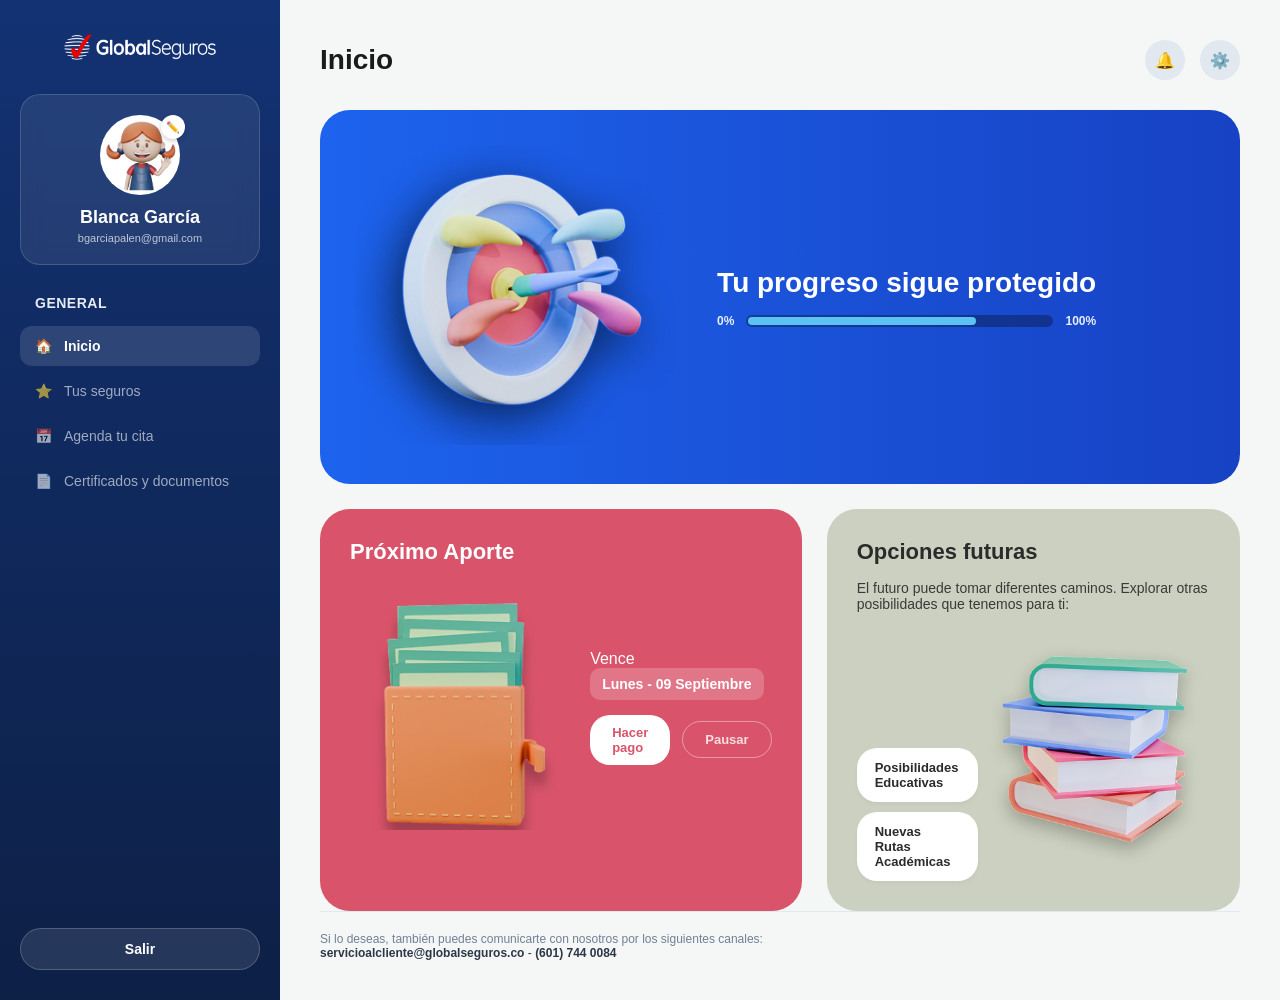
<file: boveda.html>
<!DOCTYPE html>
<html lang="es">
<head>
    <meta charset="UTF-8">
    <meta name="viewport" content="width=device-width, initial-scale=1.0">
    <meta name="description" content="KidVault - Panel de control de usuario para el seguimiento del seguro educativo.">
    <title>Mi Progreso - KidVault</title>
    
    <link rel="stylesheet" href="estilos/marca.css">
    <link rel="stylesheet" href="estilos/home.css">
</head>
<body class="body-dashboard">

    <div class="contenedor-plataforma">
        
        <aside class="barra-lateral">
            <div class="logo-plataforma">
                <img src="Multimedia/Logo-GS-sinfuturo-SINFONDO.png" alt="Logo de Global Seguros">
            </div>

            <div class="tarjeta-usuario-cristal">
                <div class="contenedor-avatar">
                    <img src="Multimedia/niña.png" alt="Avatar de Blanca García" class="avatar-foto">
                    <span class="decorativo-editar-perfil">✏️</span>
                </div>
                <h2 class="nombre-usuario">Blanca García</h2>
                <p class="correo-usuario">bgarciapalen@gmail.com</p>
            </div>

            <div class="seccion-menu-bloque">
                <p class="titulo-categoria-menu">General</p>
                <nav class="menu-lateral-estatico">
                    <div class="item-menu-estatico activo">
                        <span class="icono-menu">🏠</span> Inicio
                    </div>
                    <div class="item-menu-estatico">
                        <span class="icono-menu">⭐</span> Tus seguros
                    </div>
                    <div class="item-menu-estatico">
                        <span class="icono-menu">📅</span> Agenda tu cita
                    </div>
                    <div class="item-menu-estatico">
                        <span class="icono-menu">📄</span> Certificados y documentos
                    </div>
                </nav>
            </div>

            <div class="contenedor-salir">
                <a href="index.html" class="boton-salir-real">Salir</a>
            </div>
        </aside>

        <main class="contenido-plataforma">
            
            <header class="barra-superior-plataforma">
                <h1>Inicio</h1>
                <div class="acciones-plataforma-estaticas">
                    <span class="icono-top-decorativo">🔔</span>
                    <span class="icono-top-decorativo">⚙️</span>
                </div>
            </header>

            <div class="grilla-dashboard">
                
                <section class="tarjeta-banner-azul">
                    <div class="marca">
                        <img src="Multimedia/dardo.png" alt="Dardo KidVault">
                    </div>
                    <div class="info-banner-azul">
                        <h3>Tu progreso sigue protegido</h3>
                        <div class="contenedor-barra-progreso-global">
                            <span class="porcentaje-label">0%</span>
                            <div class="barra-progreso-fondo">
                                <div class="barra-progreso-relleno" style="width: 75%;"></div>
                            </div>
                            <span class="porcentaje-label">100%</span>
                        </div>
                    </div>
                </section>

                <section class="tarjeta-aporte-coral">
                    <h4>Próximo Aporte</h4>
                    <div class="contenido-aporte">
                        <div class="billetera-3d-contenedor">
                            <img src="Multimedia/billetera.png" alt="Billetera KidVault">
                        </div>
                        <div class="detalles-pago">
                            <span class="etiqueta-vence">Vence</span>
                            <div class="bloque-fecha-vencimiento">
                                Lunes - 09 Septiembre
                            </div>
                            <div class="acciones-pago-reales">
                                <a href="marketplace/marketplace.html" class="boton-pago-real">Hacer pago</a>
                                <span class="boton-pago-decorativo">Pausar</span>
                            </div>
                        </div>
                    </div>
                </section>

                <section class="tarjeta-opciones-arena">
                    <h4>Opciones futuras</h4>
                    <p class="descripcion-opciones">
                        El futuro puede tomar diferentes caminos. Explorar otras posibilidades que tenemos para ti:
                    </p>
                    <div class="contenedor-enlaces-futuros">
                        <div class="bloque-botones-decorativos">
                            <span class="tag-futuro-decorativo">Posibilidades Educativas</span>
                            <span class="tag-futuro-decorativo">Nuevas Rutas Académicas</span>
                        </div>
                        <div class="render-libros-esquina">
                            <img src="Multimedia/libros.png" alt="Libros KidVault">
                        </div>
                    </div>
                </section>

            </div>

            <footer class="pie-plataforma-contacto">
                <p>Si lo deseas, también puedes comunicarte con nosotros por los siguientes canales:</p>
                <p class="canales-texto-global">
                    <strong>servicioalcliente@globalseguros.co</strong> - <strong>(601) 744 0084</strong>
                </p>
            </footer>

        </main>

    </div>

</body>
</html>
</file>
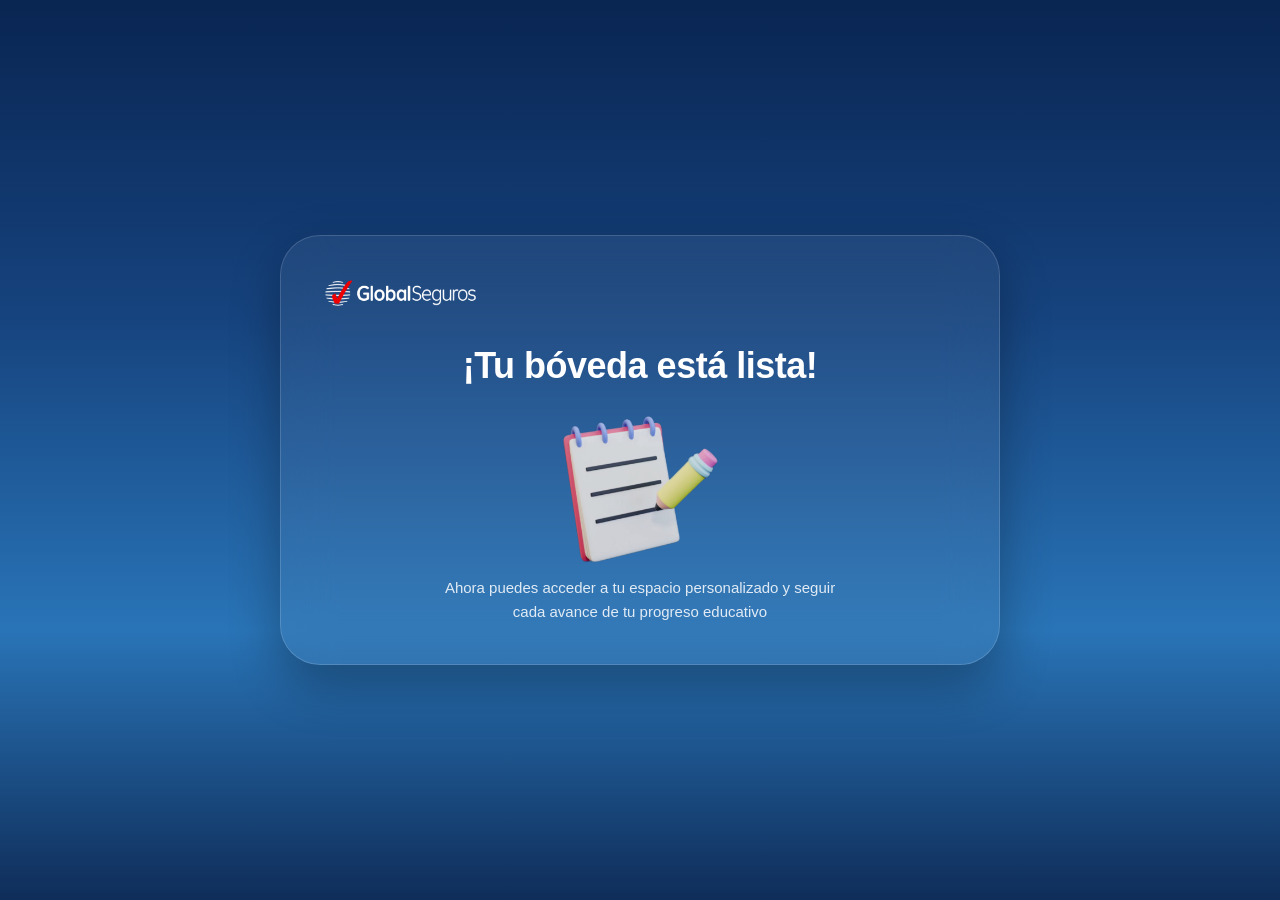
<file: carga.terminada.html>
<!DOCTYPE html>
<html lang="es">
<head>
    <meta charset="UTF-8">
    <meta name="viewport" content="width=device-width, initial-scale=1.0">
    <meta name="description" content="KidVault - Estamos preparando tu plan personalizado de forma tranquila y segura.">
    <title>Preparando tu Plan - KidVault</title>
    
    <link rel="stylesheet" href="estilos/marca.css">
    <link rel="stylesheet" href="estilos/home.css">
</head>
<body class="body-pantalla-carga">

    <main class="pantalla-carga-pagina">
        <div class="contenedor-carga-cristal">
            
            <header class="encabezado-carga">
                <div class="logo-carga">
                    <img src="Multimedia/Logo-GS-sinfuturo-SINFONDO.png" alt="Logo de Global Seguros">
                </div>
            </header>

            <section class="contenido-carga">
                <h2>¡Tu bóveda está lista!</h2>
                
                <div class="contenedor-render-libreta">
                    <img src="Multimedia/libreta.png" alt="Libreta KidVault" class="render-libreta">
                </div>

                <p class="texto-informativo-carga">
                    Ahora puedes acceder a tu espacio personalizado y seguir cada avance de tu progreso educativo </p>
            </section>
        </div>
    </main>
</body>
</html>
</file>
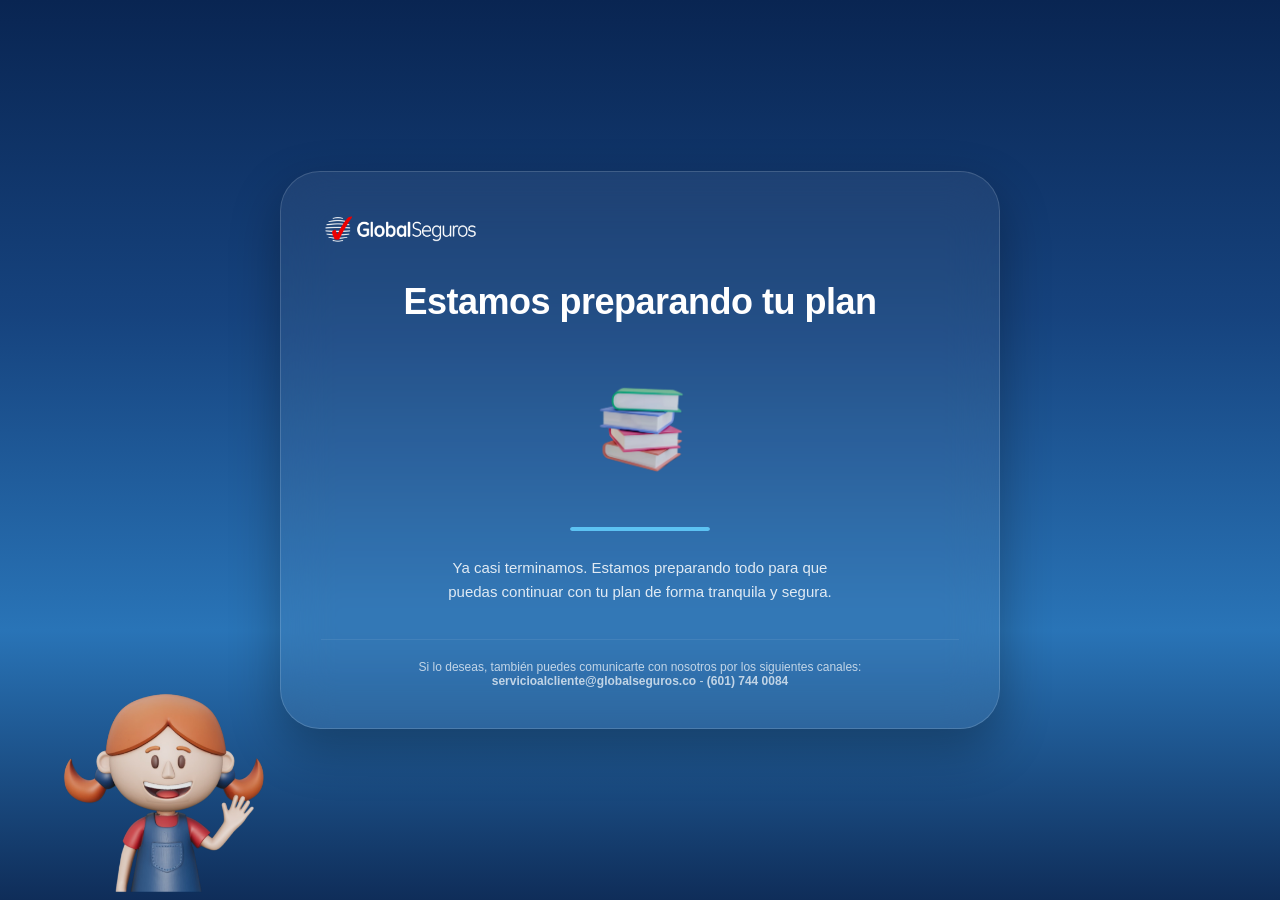
<file: loading.html>
<!DOCTYPE html>
<html lang="es">
<head>
    <meta charset="UTF-8">
    <meta name="viewport" content="width=device-width, initial-scale=1.0">
    <meta name="description" content="KidVault - Estamos preparando tu plan personalizado de forma tranquila y segura.">
    <title>Preparando tu Plan - KidVault</title>
    
    <link rel="stylesheet" href="estilos/marca.css">
    <link rel="stylesheet" href="estilos/home.css">
</head>
<body class="body-pantalla-carga">

    <main class="pantalla-carga-pagina">
        <div class="contenedor-carga-cristal">
            
            <header class="encabezado-carga">
                <div class="logo-carga">
                    <img src="Multimedia/Logo-GS-sinfuturo-SINFONDO.png" alt="Logo de Global Seguros">
                </div>
            </header>

            <section class="contenido-carga">
                <h2>Estamos preparando tu plan</h2>
                
                <div class="contenedor-render-libros">
                    <img src="Multimedia/libros-img.png" alt="Libros apilados KidVault" class="render-libros">
                    
                    <div class="barra-progreso-contenedor">
                        <div class="progreso-linea"></div>
                    </div>
                </div>

                <p class="texto-informativo-carga">
                    Ya casi terminamos. Estamos preparando todo para que puedas continuar con tu plan de forma tranquila y segura.
                </p>
            </section>

            <footer class="pie-carga">
                <p>Si lo deseas, también puedes comunicarte con nosotros por los siguientes canales:</p>
                <p class="canales-contacto">
                    <a href="mailto:servicioalcliente@globalseguros.co">servicioalcliente@globalseguros.co</a> - 
                    <a href="tel:+576017440084">(601) 744 0084</a>
                </p>
            </footer>
        </div>

        <img src="Multimedia/niña.png" alt="Personaje KidVault" class="personaje-flotante-carga">
    </main>

    <script src="scripts/loading.js"></script>
</body>
</html>
</file>
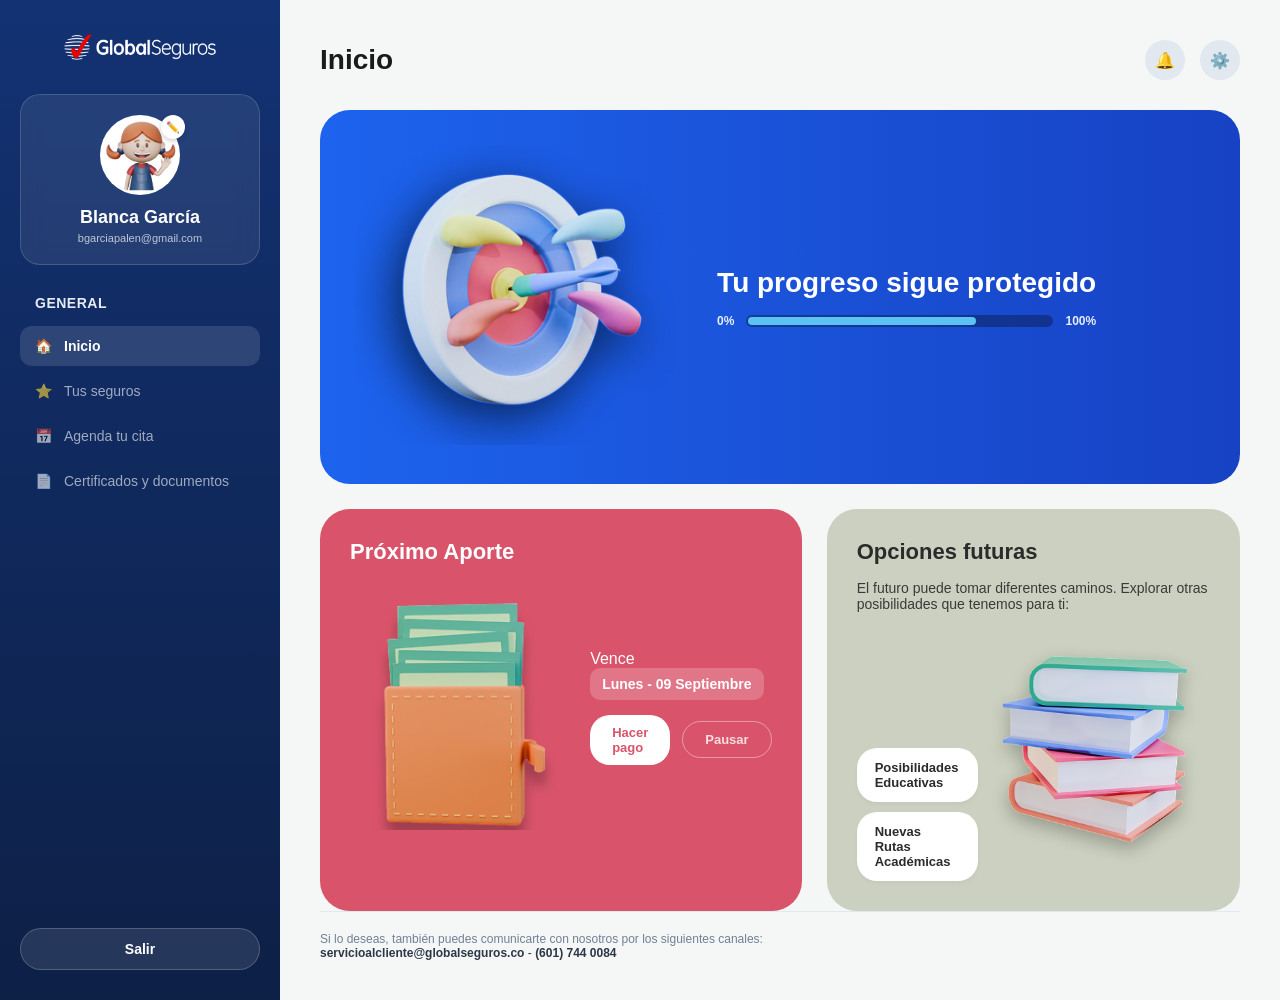
<file: Carro.carga/carga_carro.html>
<!DOCTYPE html>
<html lang="es">
<head>
    <meta charset="UTF-8">
    <meta name="viewport" content="width=device-width, initial-scale=1.0">
    <title>GlobalSeguros - Cargando</title>
    <link rel="stylesheet" href="carro_carga.css">

</head>
<body>

    <header class="encabezado-sitio">
        <div class="contenedor-logo">
            <img src="../Multimedia/Logo-GS-sinfuturo-SINFONDO.png" alt="GlobalSeguros" class="imagen-logo"> 
        </div>
    </header>

    <main class="contenedor-central">
        <img src="../multimedia_carga/image-Photoroom (6) 1.png" alt="Cargando plan" class="imagen-carrito">
    </main>

    <script src="carga.js"></script>

</body>
</html>
</file>
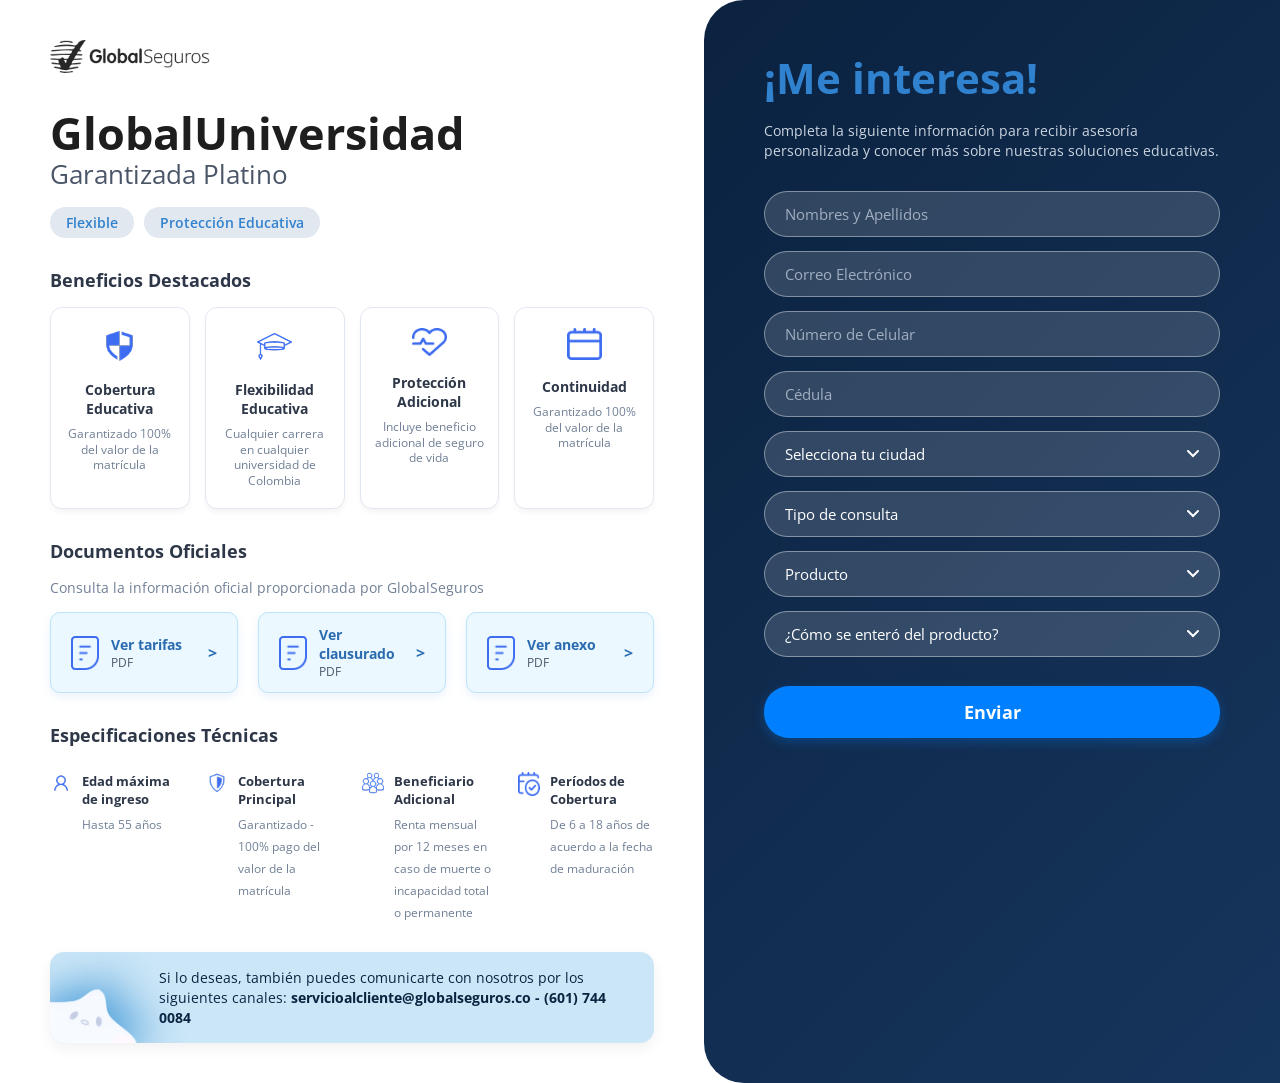
<file: Detalles_Plan/detalles.html>
<!DOCTYPE html>
<html lang="es">
<head>
    <meta charset="UTF-8">
    <meta name="viewport" content="width=device-width, initial-scale=1.0">
    <title>GlobalUniversidad Garantizada Platino - KidVault</title>
    <link rel="stylesheet" href="detalles.css">
</head>
<body>

    <div class="split-container">
        
        <div class="details-content">
            <div class="brand-left">
                <img src="multimedia_detalles/Logo Global.png" alt="GlobalSeguros Logo" class="logo-img">
            </div>

            <div class="plan-header">
                <h1>GlobalUniversidad</h1>
                <p class="subtitle">Garantizada Platino</p>
                <div class="tags-container">
                    <span class="tag">Flexible</span>
                    <span class="tag">Protección Educativa</span>
                </div>
            </div>

            <div class="section-block">
                <h3>Beneficios Destacados</h3>
                <div class="cards-grid">
                    <div class="benefit-card">
                        <img src="multimedia_detalles/Escudo.png" alt="Icono" class="card-icon">
                        <h4>Cobertura Educativa</h4>
                        <p>Garantizado 100% del valor de la matrícula</p>
                    </div>
                    <div class="benefit-card">
                        <img src="multimedia_detalles/GorroGraduación.png" alt="Icono" class="card-icon">
                        <h4>Flexibilidad Educativa</h4>
                        <p>Cualquier carrera en cualquier universidad de Colombia</p>
                    </div>
                    <div class="benefit-card">
                        <img src="multimedia_detalles/Corazón.png" alt="Icono" class="card-icon">
                        <h4>Protección Adicional</h4>
                        <p>Incluye beneficio adicional de seguro de vida</p>
                    </div>
                    <div class="benefit-card">
                        <img src="multimedia_detalles/Calendario.png" alt="Icono" class="card-icon">
                        <h4>Continuidad</h4>
                        <p>Garantizado 100% del valor de la matrícula</p>
                    </div>
                </div>
            </div>

            <div class="section-block">
                <h3>Documentos Oficiales</h3>
                <p class="block-instruction">Consulta la información oficial proporcionada por GlobalSeguros</p>
                
                <div class="pdf-container">
                    <a href="https://cdn.globalseguroscolombia.com/public/2026/04/TARIFAS-GUG-GUGP-GUS-II-TRIMESTRE-2026.pdf" target="_blank" class="btn-pdf">
                        <img src="multimedia_detalles/PDF.png" alt="PDF" class="pdf-icon">
                        <div class="pdf-text">
                            <strong>Ver tarifas</strong>
                            <span>PDF</span>
                        </div>
                        <span class="arrow-right">&gt;</span>
                    </a>

                    <a href="https://cdn.globalseguroscolombia.com/public/2026/04/POLIZA-SEGURO-EDUCATIVO-GlobalUniversidad-Garantizada-Platino-2025.pdf" target="_blank" class="btn-pdf">
                        <img src="multimedia_detalles/PDF.png" alt="PDF" class="pdf-icon">
                        <div class="pdf-text">
                            <strong>Ver clausurado</strong>
                            <span>PDF</span>
                        </div>
                        <span class="arrow-right">&gt;</span>
                    </a>

                    <a href="https://cdn.globalseguroscolombia.com/public/2026/04/GlobalUniversidad-Garantizada-Platino-.pdf" target="_blank" class="btn-pdf">
                        <img src="multimedia_detalles/PDF.png" alt="PDF" class="pdf-icon">
                        <div class="pdf-text">
                            <strong>Ver anexo</strong>
                            <span>PDF</span>
                        </div>
                        <span class="arrow-right">&gt;</span>
                    </a>
                </div>
            </div>

            <div class="section-block">
                <h3>Especificaciones Técnicas</h3>
                <div class="tech-specs">
                    <div class="spec-item">
                        <img src="multimedia_detalles/User.png" alt="Icono">
                        <div>
                            <strong>Edad máxima de ingreso</strong>
                            <span>Hasta 55 años</span>
                        </div>
                    </div>
                    <div class="spec-item">
                        <img src="multimedia_detalles/Seguridad.png" alt="Icono">
                        <div>
                            <strong>Cobertura Principal</strong>
                            <span>Garantizado - 100% pago del valor de la matrícula</span>
                        </div>
                    </div>
                    <div class="spec-item">
                        <img src="multimedia_detalles/Grupo.png" alt="Icono">
                        <div>
                            <strong>Beneficiario Adicional</strong>
                            <span>Renta mensual por 12 meses en caso de muerte o incapacidad total o permanente</span>
                        </div>
                    </div>
                    <div class="spec-item">
                        <img src="multimedia_detalles/Calendario2.png" alt="Icono">
                        <div>
                            <strong>Períodos de Cobertura</strong>
                            <span>De 6 a 18 años de acuerdo a la fecha de maduración</span>
                        </div>
                    </div>
                </div>
            </div>

            <div class="channels-banner">
                <p>Si lo deseas, también puedes comunicarte con nosotros por los siguientes canales: <strong>servicioalcliente@globalseguros.co - (601) 744 0084</strong></p>
                <img src="multimedia_detalles/estrella.png" alt="" class="corner-shape">
            </div>
        </div>

        <div class="form-panel-wrapper">
            <div class="form-dark-card">
                <div class="form-card-header">
                    <h2>¡Me interesa!</h2>
                </div>
                
                <p class="form-instruction">Completa la siguiente información para recibir asesoría personalizada y conocer más sobre nuestras soluciones educativas.</p>

                <form id="contactForm" action="loading.html">
                    <div class="campo-dark">
                        <input type="text" id="nombre" placeholder="Nombres y Apellidos" minlength="3" maxlength="50" required>
                    </div>

                    <div class="campo-dark">
                        <input type="email" id="correo" placeholder="Correo Electrónico" maxlength="100" required>
                    </div>

                    <div class="campo-dark">
                        <input type="text" id="celular" placeholder="Número de Celular" minlength="10" maxlength="10" required>
                    </div>

                    <div class="campo-dark">
                        <input type="text" id="cedula" placeholder="Cédula" minlength="7" maxlength="10" required>
                    </div>

                    <div class="campo-dark">
                        <select id="ciudad" required>
                            <option value="">Selecciona tu ciudad</option>
                            <option value="Barranquilla">Barranquilla</option>
                            <option value="Bogotá">Bogotá</option>
                            <option value="Bucaramanga">Bucaramanga</option>
                            <option value="Cali">Cali</option>
                            <option value="Cartagena">Cartagena</option>
                            <option value="Manizales">Manizales</option>
                            <option value="Medellín">Medellín</option>
                            <option value="Pasto">Pasto</option>
                            <option value="Pereira">Pereira</option>
                        </select>
                    </div>

                    <div class="campo-dark">
                        <select id="consulta" required>
                            <option value="">Tipo de consulta</option>
                            <option value="Quiero un seguro">Quiero un seguro</option>
                            <option value="Información de mis productos">Información de mis productos</option>
                            <option value="Sugerencias">Sugerencias</option>
                        </select>
                    </div>

                    <div class="campo-dark">
                        <select id="producto" required>
                            <option value="">Producto</option>
                            <option value="Seguro educativo">Seguro educativo</option>
                            <option value="De vida">De vida</option>
                            <option value="Pensión voluntaria">Pensión voluntaria</option>
                            <option value="Rentas voluntarias">Rentas voluntarias</option>
                            <option value="Renta vitalicia">Renta vitalicia</option>
                            <option value="Accidentes personales">Accidentes personales</option>
                            <option value="Previsional de invalidez y sobrevivencia">Previsional de invalidez y sobrevivencia</option>
                        </select>
                    </div>

                    <div class="campo-dark">
                        <select id="origen" required>
                            <option value="">¿Cómo se enteró del producto?</option>
                            <option value="Redes sociales">Redes sociales</option>
                            <option value="Evento o feria">Evento o feria</option>
                            <option value="Página web">Página web</option>
                            <option value="Familiar o amigo">Familiar o amigo</option>
                        </select>
                    </div>

                    <input type="button" value="Enviar" class="btn-submit" onclick="enviarFormulario(event)">
                </form>
            </div>
        </div>

    </div>

<script src="detalles.js"></script>
</body>
</html>
</file>
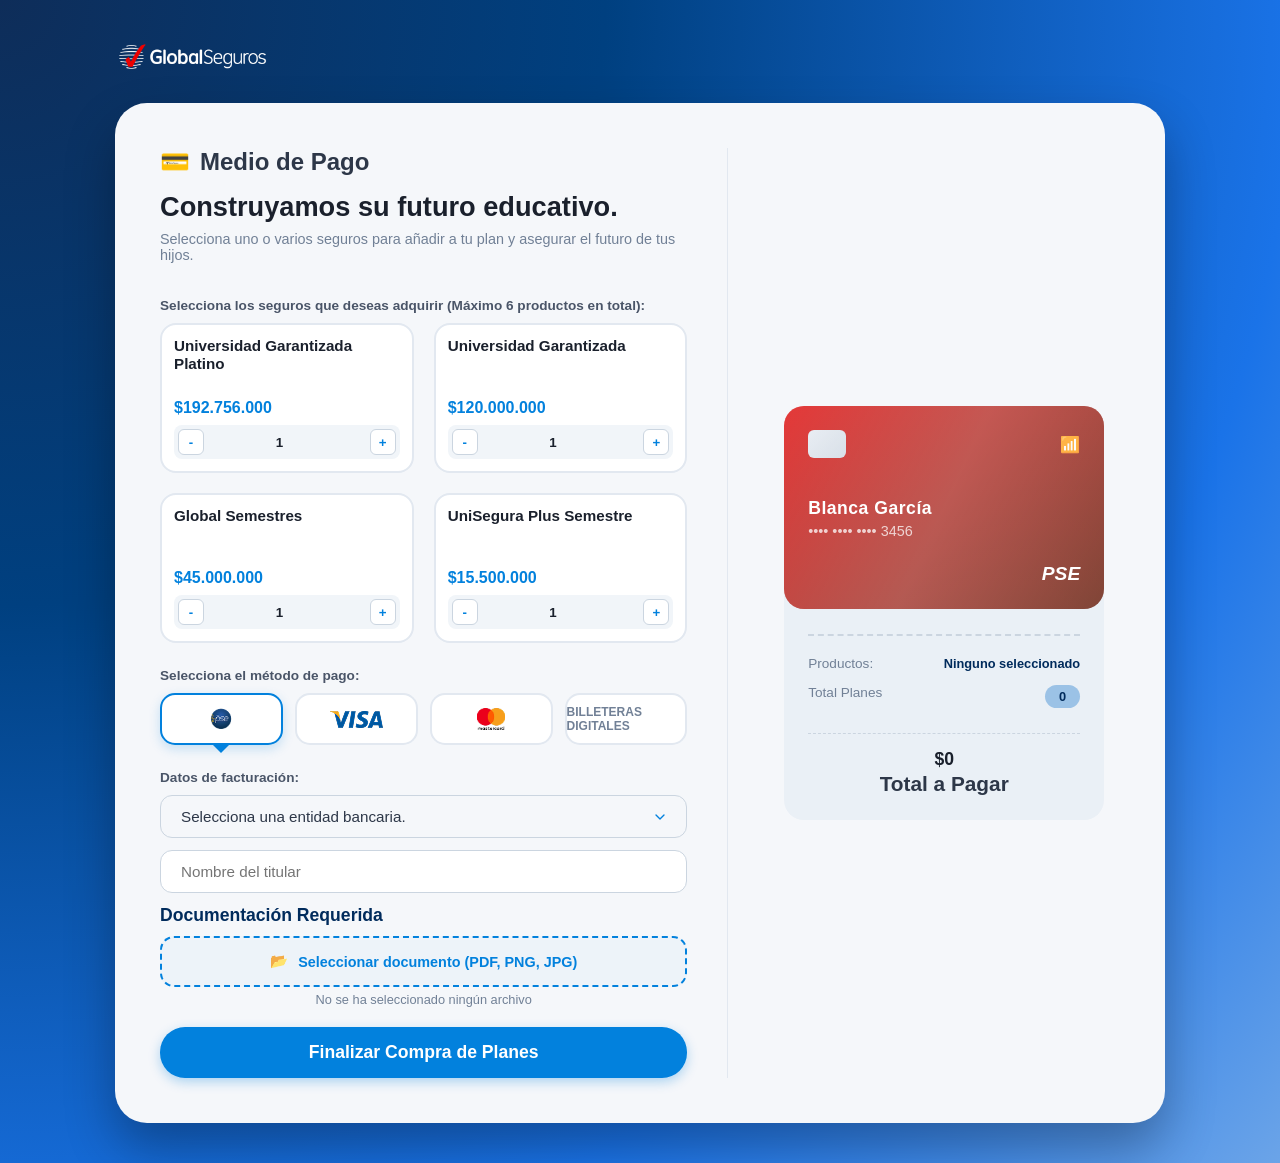
<file: marketplace/marketplace.html>
<!DOCTYPE html>
<html lang="es">
<head>
    <meta charset="UTF-8">
    <meta name="viewport" content="width=device-width, initial-scale=1.0">
    <title>Método de Pago - KidVault</title>
    
    <link rel="stylesheet" href="marketplace.css">
</head>
<body>

    <div class="split-container-payment">
        
        <header class="global-top-bar">
            <div class="global-logo-container">
                <img src="multimedia_mp/Logo-GS-sinfuturo-SINFONDO.png" alt="Global Seguros" class="global-brand-logo">
            </div>
        </header>

        <div class="main-payment-card">
            
            <div class="payment-left-side">
                <div class="payment-header">
                    <h2><span class="icon-wallet">💳</span> Medio de Pago</h2>
                    <h3>Construyamos su futuro educativo.</h3>
                    <p class="subtitle">Selecciona uno o varios seguros para añadir a tu plan y asegurar el futuro de tus hijos.</p>
                </div>

                <form id="marketplaceForm">
                    
                    <p class="section-hint">Selecciona los seguros que deseas adquirir (Máximo 6 productos en total):</p>
                    <div class="products-grid">
                        
                        <div class="product-card-wrapper" data-id="platino">
                            <div class="product-clickable-area">
                                <input type="checkbox" class="seguro-checkbox" id="check-platino" data-id="platino" data-nombre="Global Más Profesional" data-precio="192756000">
                                <label for="check-platino" class="product-card-content">
                                    <div class="product-info">
                                        <span class="product-title">Universidad Garantizada Platino</span>
                                    </div>
                                    <span class="product-price">$192.756.000</span>
                                </label>
                            </div>
                            <div class="quantity-selector-container">
                                <button type="button" class="qty-btn qty-minus" data-id="platino">-</button>
                                <input type="number" class="product-qty-input" id="qty-platino" value="1" min="1" max="5" readonly>
                                <button type="button" class="qty-btn qty-plus" data-id="platino">+</button>
                            </div>
                        </div>

                        <div class="product-card-wrapper" data-id="garantizada">
                            <div class="product-clickable-area">
                                <input type="checkbox" class="seguro-checkbox" id="check-garantizada" data-id="garantizada" data-nombre="Universidad Segura" data-precio="120000000">
                                <label for="check-garantizada" class="product-card-content">
                                    <div class="product-info">
                                        <span class="product-title">Universidad Garantizada</span>
                                    </div>
                                    <span class="product-price">$120.000.000</span>
                                </label>
                            </div>
                            <div class="quantity-selector-container">
                                <button type="button" class="qty-btn qty-minus" data-id="garantizada">-</button>
                                <input type="number" class="product-qty-input" id="qty-garantizada" value="1" min="1" max="5" readonly>
                                <button type="button" class="qty-btn qty-plus" data-id="garantizada">+</button>
                            </div>
                        </div>

                        <div class="product-card-wrapper" data-id="semestres">
                            <div class="product-clickable-area">
                                <input type="checkbox" class="seguro-checkbox" id="check-semestres" data-id="semestres" data-nombre="Renta Educativa" data-precio="45000000">
                                <label for="check-semestres" class="product-card-content">
                                    <div class="product-info">
                                        <span class="product-title">Global Semestres</span>
                                    </div>
                                    <span class="product-price">$45.000.000</span>
                                </label>
                            </div>
                            <div class="quantity-selector-container">
                                <button type="button" class="qty-btn qty-minus" data-id="semestres">-</button>
                                <input type="number" class="product-qty-input" id="qty-semestres" value="1" min="1" max="5" readonly>
                                <button type="button" class="qty-btn qty-plus" data-id="semestres">+</button>
                            </div>
                        </div>

                        <div class="product-card-wrapper" data-id="idiomas">
                            <div class="product-clickable-area">
                                <input type="checkbox" class="seguro-checkbox" id="check-idiomas" data-id="idiomas" data-nombre="Seguro Idiomas" data-precio="15500000">
                                <label for="check-idiomas" class="product-card-content">
                                    <div class="product-info">
                                        <span class="product-title">UniSegura Plus Semestre</span>
                                    </div>
                                    <span class="product-price">$15.500.000</span>
                                </label>
                            </div>
                            <div class="quantity-selector-container">
                                <button type="button" class="qty-btn qty-minus" data-id="idiomas">-</button>
                                <input type="number" class="product-qty-input" id="qty-idiomas" value="1" min="1" max="5" readonly>
                                <button type="button" class="qty-btn qty-plus" data-id="idiomas">+</button>
                            </div>
                        </div>

                    </div>

                    <p class="section-hint" style="margin-top: 25px;">Selecciona el método de pago:</p>
                    <div class="payment-methods-tabs">
                        <div class="method-tab-wrapper">
                            <input type="radio" id="pse" name="metodo_pago" value="pse" checked>
                            <label for="pse" class="method-tab-label">
                                <img src="multimedia_mp/logo pse.png" alt="PSE" class="brand-tab-img logo-pse">
                            </label>
                        </div>
                        <div class="method-tab-wrapper">
                            <input type="radio" id="visa" name="metodo_pago" value="visa">
                            <label for="visa" class="method-tab-label">
                                <img src="multimedia_mp/logo visa.png" alt="Visa" class="brand-tab-img">
                            </label>
                        </div>
                        <div class="method-tab-wrapper">
                            <input type="radio" id="mastercard" name="metodo_pago" value="mastercard">
                            <label for="mastercard" class="method-tab-label">
                                <img src="multimedia_mp/logo mastercard.png" alt="Mastercard" class="brand-tab-img">
                            </label>
                        </div>
                        <div class="method-tab-wrapper">
                            <input type="radio" id="billeteras" name="metodo_pago" value="billeteras">
                            <label for="billeteras" class="method-tab-label">
                                <span class="tab-text-fallback">BILLETERAS DIGITALES</span>
                            </label>
                        </div>
                    </div>

                    <p class="section-hint">Datos de facturación:</p>

                    <div class="campo" id="contenedor-banco">
                        <select id="banco" required>
                            <option value="">Selecciona una entidad bancaria.</option>
                            <option value="bancolombia">Bancolombia</option>
                            <option value="bogota">Banco de Bogotá</option>
                            <option value="davivienda">Davivienda</option>
                            <option value="bbva">BBVA</option>
                        </select>
                    </div>

                    <div class="campo">
                        <input type="text" id="titular" placeholder="Nombre del titular" required>
                    </div>

                    <div id="campos-billeteras" style="display: none;">
                        <div class="campo">
                            <select id="tipo-billetera">
                                <option value="">Selecciona tu billetera digital</option>
                                <option value="nequi">Nequi</option>
                                <option value="daviplata">Daviplata</option>
                            </select>
                        </div>
                        <div class="campo">
                            <input type="text" id="celular-billetera" placeholder="Número de celular (10 dígitos)" maxlength="10">
                        </div>
                    </div>

                    <div id="campos-tarjeta-fisica" style="display: none;">
                        <div class="campo">
                            <input type="text" id="n-tarjeta" placeholder="Número de tarjeta" maxlength="19">
                        </div>

                        <div class="row-inputs">
                            <div class="campo half">
                                <input type="text" id="cvv" placeholder="CVV" maxlength="3">
                            </div>
                            <div class="campo row-date half">
                                <input type="text" id="exp-mm" placeholder="MM" maxlength="2" class="date-input">
                                <span class="date-separator">/</span>
                                <input type="text" id="exp-aa" placeholder="AA" maxlength="2" class="date-input">
                            </div>
                        </div>
                    </div>

                    <div class="document-upload-section">
                        <h4>Documentación Requerida</h4>
                        <div class="file-drop-zone">
                            <label for="documento" class="file-label-wrapper">
                                <span class="folder-icon">📂</span>
                                <span class="label-text">Seleccionar documento (PDF, PNG, JPG)</span>
                            </label>
                            <input type="file" id="documento" accept=".pdf, .png, .jpg, .jpeg" required>
                        </div>
                        <p id="file-name-preview" class="file-preview-text">No se ha seleccionado ningún archivo</p>
                    </div>

                    <button type="submit" class="btn-submit-payment">Finalizar Compra de Planes</button>
                </form>
            </div>

            <div class="payment-right-side">
                <div class="ticket-container">
                    
                    <div class="credit-card-preview">
                        <div class="card-top">
                            <div class="chip-mock"></div>
                            <span class="wifi-icon">📶</span>
                        </div>
                        <div class="card-middle">
                            <p class="card-holder-name" id="card-name-display">Blanca García</p>
                            <p class="card-number-hidden">•••• •••• •••• <span id="card-last-digits">3456</span></p>
                        </div>
                        <div class="card-bottom">
                            <span class="card-brand-logo" id="card-brand-display">PSE</span>
                        </div>
                    </div>

                    <div class="invoice-summary-ticket">
                        <div class="ticket-divider-line"></div>
                        <div class="ticket-details">
                            <div class="detail-row">
                                <span class="label">Productos:</span>
                                <span class="value emphasis" id="ticket-productos-lista" style="text-align: right; font-size: 0.8rem; display: block; max-width: 180px;">Ninguno seleccionado</span>
                            </div>
                            <div class="detail-row">
                                <span class="label">Total Planes</span>
                                <span class="value-badge" id="ticket-badge-total">0</span>
                            </div>
                        </div>
                        <div class="ticket-total-zone">
                            <p class="total-title" id="ticket-monto-total">$0</p>
                            <p class="total-amount">Total a Pagar</p>
                        </div>
                    </div>

                </div>
            </div>

        </div>
    </div>

<script src="marketplace.js"></script>
</body>
</html>
</file>
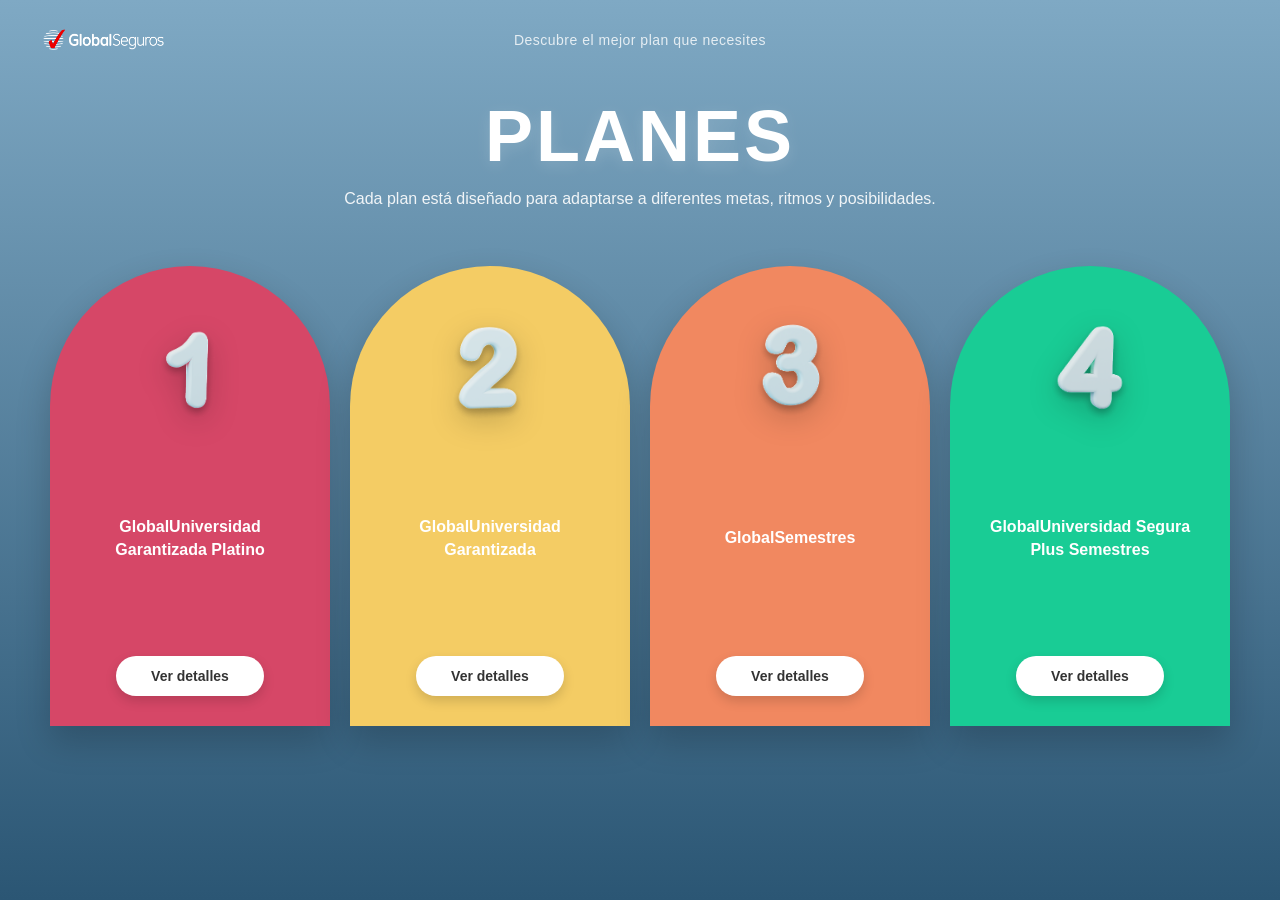
<file: planes/planes.html>
<!DOCTYPE html>
<html lang="es">
<head>
    <meta charset="UTF-8">
    <meta name="viewport" content="width=device-width, initial-scale=1.0">
    <title>GlobalSeguros - Planes</title>
    <link rel="stylesheet" href="planes.css">
</head>
<body>

    <div class="pantalla-planes">
        
        <header class="encabezado-planes">
            <div class="barra-superior">
                <div class="logo-izquierda">
                    <img src="../Multimedia/Logo-GS-sinfuturo-SINFONDO.png "  alt="GlobalSeguros" class="imagen-logo">
                </div>
                
                <div class="centro-instruccion">
                    <p class="instruccion">Descubre el mejor plan que necesites</p>
                </div>
            </div> <div class="titulos-cabecera">
                <h1>PLANES</h1>
                <p class="subtitulo">Cada plan está diseñado para adaptarse a diferentes metas, ritmos y posibilidades.</p>
            </div>
        </header>

        <main class="contenedor-tarjetas">

            <div class="tarjeta tarjeta-rosa">
                <img src="../multimedia_planes/render_1-Photoroom 1 (1).png " alt="1">
                <p class="titulo-plan">GlobalUniversidad Garantizada Platino</p>
                <a href="../Detalles_Plan/detalles.html" class="boton-detalle">Ver detalles</a>
            </div>

            <div class="tarjeta tarjeta-amarilla">
                <img src="../multimedia_planes/render_2-Photoroom 1 (1).png " alt="2">
                <p class="titulo-plan">GlobalUniversidad Garantizada</p>
                <a href="../Detalles_Plan/detalles.html" class="boton-detalle">Ver detalles</a>
            </div>

            <div class="tarjeta tarjeta-naranja">
                <img src="../multimedia_planes/render_3-Photoroom 1 (1).png " alt="3">
                <p class="titulo-plan">GlobalSemestres</p>
                <a href="../404.html" class="boton-detalle">Ver detalles</a>
            </div>  

            <div class="tarjeta tarjeta-verde">
                <img src="../multimedia_planes/render_4-Photoroom 2 (1).png " alt="4">
                <p class="titulo-plan">GlobalUniversidad Segura Plus Semestres</p>
                <a href="../Detalles_Plan/detalles.html" class="boton-detalle">Ver detalles</a>
            </div>

        </main>
    </div>

</body>
</html>
</file>
<file: estilos/marca.css>
* {
    margin: 0;
    padding: 0;
    box-sizing: border-box;
    font-family: 'Segoe UI', Tahoma, Geneva, Verdana, sans-serif;
}

body {
    background: linear-gradient(180deg, #092552 0%, #16437E 35%, #2974B7 70%, #0F2D59 100%);
    color: #ffffff;
    overflow-x: hidden;
}

a {
    text-decoration: none;
    color: inherit;
}

.boton-primario {
    background: #0084FF;
    color: #ffffff;
    padding: 12px 30px;
    border-radius: 25px;
    font-weight: bold;
    display: inline-block;
    box-shadow: 0 4px 15px rgba(0, 132, 255, 0.4);
    transition: transform 0.2s ease, box-shadow 0.2s ease;
}

.boton-primario:hover {
    transform: translateY(-2px);
    box-shadow: 0 6px 20px rgba(0, 132, 255, 0.6);
}

.boton-primario-lineas {
    border: 2px solid #ffffff;
    color: #ffffff;
    padding: 8px 20px;
    border-radius: 20px;
    font-size: 14px;
    font-weight: bold;
    transition: background 0.3s ease, color 0.3s ease;
}

.boton-primario-lineas:hover {
    background: #ffffff;
    color: #092552;
}

.boton-blanco {
    background: #ffffff;
    color: #0F2D59;
    padding: 12px 35px;
    border-radius: 25px;
    font-weight: bold;
    display: inline-block;
    box-shadow: 0 4px 10px rgba(0, 0, 0, 0.15);
    transition: transform 0.2s ease;
}

.boton-blanco:hover {
    transform: translateY(-2px);
}
</file>
<file: estilos/home.css>
/* === PAGINA PRINCIPAL (HOME) === */

.barra-navegacion {
    display: flex;
    justify-content: space-between;
    align-items: center;
    padding: 20px 5%;
}

.logo img {
    height: 50px;        
    width: 200px;
    object-fit: contain;
}

.botones-navegacion {
    display: flex;
    align-items: center;
    gap: 20px;
}

.enlace-texto {
    font-size: 14px;
    opacity: 0.8;
    transition: opacity 0.3s;
}

.enlace-texto:hover {
    opacity: 1;
}

.seccion-principal {
    display: flex;
    align-items: center;
    min-height: 80vh;
    padding: 0 10%;
    position: relative;
}

.contenido-principal {
    flex: 1;
    max-width: 600px;
}

.contenido-principal h1 {
    font-size: 70px;
    font-weight: 900;
    letter-spacing: 2px;
    line-height: 1;
}

.contenido-principal h2 {
    font-size: 24px;
    font-weight: 400;
    margin: 15px 0;
}

.contenido-principal h2 span { 
    color: #5CC2F2; 
    font-weight: bold;
}

.contenido-principal p {
    font-size: 16px;
    opacity: 0.9;
    margin-bottom: 30px;
    line-height: 1.5;
}

.desplazar-abajo {
    margin-top: 50px;
    font-size: 13px;
    opacity: 0.8;
}

.imagen-principal {
    flex: 1;
    display: flex;
    justify-content: center;
    align-items: center;
}

.personaje-3d {
    max-height: 600px;
    width: auto;
    object-fit: contain;
    animation: flotar 4s ease-in-out infinite;
}

@keyframes flotar {
    0%, 100% { transform: translateY(0); }
    50% { transform: translateY(-15px); }
}

/* === SECCIÓN RECORRIDO === */

.seccion-recorrido {
    padding: 80px 10%;
}

.encabezado-recorrido {
    display: flex;
    align-items: center;
    justify-content: space-between;
    gap: 50px;
    max-width: 1100px;
    margin: 0 auto 30px auto;
}

.texto-recorrido {
    flex: 1;
    text-align: left; 
}

.seccion-recorrido h2 { 
    font-size: 42px; 
    font-weight: 900;
    margin-bottom: 5px; 
}

.seccion-recorrido h3 { 
    font-size: 22px; 
    font-weight: 400; 
    color: #A4D4FF; 
    margin-bottom: 20px;
}

.descripcion-seccion { 
    max-width: 550px; 
    opacity: 0.9; 
    line-height: 1.6;
    font-size: 16px;
}

.imagen-tabla-3d {
    flex: 1;
    display: flex;
    justify-content: center;
    align-items: center;
}

.tabla-render {
    max-height: 280px; 
    width: auto;
    object-fit: contain;
    filter: drop-shadow(0 0 30px rgba(255,255,255,0.2));
}

.contenedor-pasos {
    display: flex;
    justify-content: center;
    align-items: center;
    max-width: 1100px;
    margin: 40px auto 0 auto;
    padding: 20px 0;
    gap: 20px; 
}

.tarjeta-paso {
    background: rgba(255, 255, 255, 0.05);
    border: 1px solid rgba(255, 255, 255, 0.1);
    backdrop-filter: blur(10px);
    padding: 30px;
    border-radius: 20px;
    width: 260px;
    min-height: 200px;
    text-align: left;
    box-shadow: 0 10px 30px rgba(0,0,0,0.2);
    cursor: pointer; 
    position: relative;
    z-index: 1;
    transition: background 0.4s ease, transform 0.3s ease, box-shadow 0.3s ease, border-color 0.3s ease;
}


.tarjeta-paso:hover {
    background: #1877F2;
    border-color: #1877F2; 
    transform: translateY(-5px); 
    box-shadow: 0 15px 35px rgba(24, 119, 242, 0.4); 
}

.tarjeta-paso h4 { font-size: 22px; margin-bottom: 15px; }
.tarjeta-paso p { font-size: 14px; opacity: 0.9; line-height: 1.4; }

/* === SECCIÓN TESTIMONIOS === */

.seccion-testimonios {
    padding: 80px 5%; 
    color: #ffffff;
    text-align: center;
    box-sizing: border-box;
}

.seccion-testimonios h2 {
    text-align: center;
    font-size: 42px;
    margin-bottom: 40px;
}

.contenedor-carrusel {
    display: flex;
    justify-content: center;
    align-items: center;
    gap: 30px;
    max-width: 1200px;
    margin: 0 auto;
}

.boton-flecha {
    background: none;
    border: none;
    color: white;
    font-size: 24px;
    cursor: pointer;
    opacity: 0.7;
    transition: opacity 0.3s;
}

.boton-flecha:hover {
    opacity: 1;
}

.rejilla-testimonios {
    display: grid;
    grid-template-columns: 1fr;
    justify-items: center;
    position: relative;
    overflow: hidden;
    width: 900px; 
}

.grupo-testimonios {
    display: none;
    opacity: 0;
    gap: 30px;
    transition: opacity 0.5s ease-in-out;
}

.grupo-testimonios.activo {
    display: flex;
    justify-content: center;
    opacity: 1;
}

.tarjeta-testimonio {
    background: rgba(255, 255, 255, 0.07);
    border: 1px solid rgba(255, 255, 255, 0.15);
    border-radius: 25px;
    padding: 35px 30px;
    position: relative;
    backdrop-filter: blur(5px);
    -webkit-backdrop-filter: blur(5px);
    width: 400px;
    box-sizing: border-box;
    text-align: center;
    display: flex;
    flex-direction: column;
    align-items: center;
}

.imagen-usuario {
    width: 130px;      
    height: 130px;     
    border-radius: 50%; 
    margin: 0 auto 20px auto;
    object-fit: cover;  
    border: 3px solid rgba(255, 255, 255, 0.2);
}

.tarjeta-testimonio h4 { 
    font-size: 22px; 
    margin-bottom: 12px; 
    font-weight: bold;
}

.tarjeta-testimonio p { 
    font-size: 14px; 
    opacity: 0.85; 
    line-height: 1.6; 
    font-style: italic;
    margin: 0;
}

.boton-centrado { 
    text-align: center; 
    margin-top: 40px; 
}

/* === SECCIÓN CONTACTO === */

.seccion-contacto {
    padding: 100px 10%;
}

.contenedor-contacto {
    display: flex;
    align-items: center;
    gap: 50px;
    max-width: 1100px;
    margin: 0 auto;
}

.maqueta-celular-3d {
    flex: 1;
    display: flex;
    justify-content: center;
}

.celular-3d {
    max-height: 380px;
    width: auto;
    object-fit: contain;
}

.informacion-contacto {
    flex: 1;
}

.titulo-curvo {
    font-size: 46px;
    margin-bottom: 20px;
}

.informacion-contacto p {
    font-size: 16px;
    line-height: 1.6;
    margin-bottom: 30px;
    opacity: 0.9;
}

.canales-comunicacion p {
    font-size: 18px;
    margin-bottom: 15px;
}

/* === PIE DE PÁGINA (FOOTER) === */

.pie-pagina {
    background: #07162c;
    padding: 60px 5% 40px 5%;
    font-size: 14px;
    border-top: 1px solid rgba(255,255,255,0.1);
}

.contenido-pie {
    display: grid;
    grid-template-columns: 1.5fr repeat(3, 1fr);
    gap: 40px;
    max-width: 1200px;
    margin: 0 auto;
}

.enlaces-pie h4 {
    margin-bottom: 20px;
    color: white;
    font-size: 16px;
}

.enlaces-pie a, .enlaces-pie p {
    display: block;
    margin-bottom: 12px;
    opacity: 0.7;
}

.enlaces-pie a:hover { opacity: 1; }

.iconos-sociales {
    display: flex;
    gap: 15px;
    font-size: 18px;
}

.iconos-sociales button {
    background: transparent !important;
    border: none !important;
    padding: 0 !important;
    cursor: pointer;
    outline: none !important;
    box-shadow: none !important;
}

.iconos-sociales img,
.iconos-sociales i {
    font-size: 35px; 
}

.iconos-sociales .fa-instagram {
    color: #E1306C;
}

.iconos-sociales .fa-linkedin {
    color: #0077B5;
}

.iconos-sociales .fa-facebook {
    color: #1877F2;
}

.iconos-sociales .fa-youtube {
    color: #FF0000;
}

/* === RESPONSIVE MEDIA QUERIES === */

@media (max-width: 968px) {
    .seccion-principal { flex-direction: column; text-align: center; padding-top: 40px; }
    .contenido-principal h1 { font-size: 50px; }
    .contenedor-pasos { flex-direction: column; gap: 20px; }
    .tarjeta-paso { margin-left: 0; width: 100%; max-width: 400px; }
    .tarjeta-paso.activa { margin-right: 0; }
    .rejilla-testimonios { grid-template-columns: 1fr; }
    .contenedor-contacto { flex-direction: column; text-align: center; }
    .contenido-pie { grid-template-columns: 1fr; gap: 30px; }
}


/* === COMPONENTES PANTALLA DE CARGA === */

:root {
    --azul-oscuro-fondo: #0a2540; 
    --celeste-kidvault: #5cc2f2;
}

.body-pantalla-carga {
    margin: 0;
    padding: 0;
    background-color: var(--azul-oscuro-fondo);
    min-height: 100vh;
    font-family: Arial, sans-serif; 
    overflow-x: hidden;
}

.pantalla-carga-pagina {
    width: 100vw;
    height: 100vh;
    display: flex;
    justify-content: center;
    align-items: center;
    position: relative;
    padding: 20px;
    box-sizing: border-box;
}

.contenedor-carga-cristal {
    background: rgba(255, 255, 255, 0.06);
    border: 1px solid rgba(255, 255, 255, 0.15);
    border-radius: 40px;
    width: 100%;
    max-width: 720px;
    padding: 40px;
    box-shadow: 0 20px 50px rgba(0, 0, 0, 0.3);
    backdrop-filter: blur(25px);
    -webkit-backdrop-filter: blur(25px);
    position: relative;
    color: #ffffff;
    text-align: center;
    z-index: 5;
}

.encabezado-carga {
    display: flex;
    justify-content: space-between;
    align-items: center;
    margin-bottom: 30px;
}

.logo-carga img {
    height: 35px;
    width: auto;
}

.contenido-carga h2 {
    font-size: 36px;
    font-weight: 800;
    margin-top: 0;
    margin-bottom: 25px;
    letter-spacing: -0.5px;
}

.contenedor-render-libros {
    position: relative;
    display: inline-block;
    margin-bottom: 25px;
}

.render-libreta {
    max-height: 160px;
    width: auto;
    object-fit: contain;
    animation: flotarSuave 3s ease-in-out infinite; 
}

.render-libros {
    max-height: 160px;
    width: auto;
    object-fit: contain;
    animation: flotarSuave 3s ease-in-out infinite; 
}

.barra-progreso-contenedor {
    width: 140px;
    height: 4px;
    background: rgba(255, 255, 255, 0.1);
    border-radius: 2px;
    margin: 15px auto 0 auto;
    overflow: hidden;
}

.progreso-linea {
    width: 0%;
    height: 100%;
    background: var(--celeste-kidvault);
    border-radius: 2px;
    animation: cargarProgresoPagina 5s linear forwards; 
}

.texto-informativo-carga {
    font-size: 15px;
    line-height: 1.6;
    max-width: 420px;
    margin: 0 auto;
    opacity: 0.85;
}

.pie-carga {
    margin-top: 35px;
    border-top: 1px solid rgba(255, 255, 255, 0.1);
    padding-top: 20px;
    font-size: 12px;
    opacity: 0.7;
}

.canales-contacto a {
    color: #ffffff;
    text-decoration: none;
    font-weight: 600;
}

.personaje-flotante-carga {
    position: absolute;
    bottom: 0;
    left: 4%;
    max-height: 220px;
    width: auto;
    z-index: 10;
    pointer-events: none;
}

@keyframes flotarSuave {
    0%, 100% { transform: translateY(0); }
    50% { transform: translateY(-8px); }
}

@keyframes cargarProgresoPagina {
    to { width: 100%; }
}

@media (max-width: 480px) {
    .contenedor-carga-cristal { padding: 25px; border-radius: 25px; }
    .contenido-carga h2 { font-size: 26px; }
    .personaje-flotante-carga { display: none; }
}


/* === COMPONENTES DASHBOARD / PLATAFORMA DE USUARIO === */

.body-dashboard {
    margin: 0 !important;
    padding: 0 !important;
    background-color: #f4f7f6 !important;
    font-family: Arial, sans-serif;
    min-height: 100vh;
    width: 100vw;
    color: #333333;
    display: block;
}

.contenedor-plataforma {
    display: flex;
    min-height: 100vh;
    width: 100vw;
    background-color: #f4f7f6;
}

.barra-lateral {
    width: 280px;
    min-width: 280px;
    background: linear-gradient(180deg, #133273 0%, #0d2046 100%);
    padding: 30px 20px;
    display: flex;
    flex-direction: column;
    box-sizing: border-box;
    color: #ffffff;
}

.logo-plataforma {
    margin-bottom: 25px;
    text-align: center;
}

.logo-plataforma img {
    max-width: 160px;
    height: auto;
}

.tarjeta-usuario-cristal {
    background: rgba(255, 255, 255, 0.08);
    border: 1px solid rgba(255, 255, 255, 0.15);
    border-radius: 20px;
    padding: 20px 15px;
    text-align: center;
    margin-bottom: 30px;
    backdrop-filter: blur(10px);
    -webkit-backdrop-filter: blur(10px);
}

.contenedor-avatar {
    position: relative;
    width: 80px;
    height: 80px;
    margin: 0 auto 12px auto;
}

.avatar-foto {
    width: 100%;
    height: 100%;
    border-radius: 50%;
    background-color: #ffffff;
    object-fit: cover;
    border: 2px solid rgba(255, 255, 255, 0.5);
}

.decorativo-editar-perfil {
    position: absolute;
    top: 0;
    right: -5px;
    background: #ffffff;
    border-radius: 50%;
    width: 24px;
    height: 24px;
    font-size: 11px;
    display: flex;
    align-items: center;
    justify-content: center;
    box-shadow: 0 2px 5px rgba(0,0,0,0.2);
    user-select: none;
}

.nombre-usuario {
    font-size: 18px;
    font-weight: bold;
    margin: 0 0 4px 0;
    color: #ffffff;
}

.correo-usuario {
    font-size: 11px;
    opacity: 0.7;
    margin: 0;
    word-break: break-all;
    color: #ffffff;
}

.titulo-categoria-menu {
    font-size: 14px;
    font-weight: bold;
    text-transform: uppercase;
    letter-spacing: 0.5px;
    margin-bottom: 15px;
    color: rgba(255, 255, 255, 0.9);
    padding-left: 15px;
}

.item-menu-estatico {
    display: flex;
    align-items: center;
    gap: 12px;
    color: rgba(255, 255, 255, 0.6);
    padding: 12px 15px;
    border-radius: 12px;
    font-size: 14px;
    font-weight: 500;
    margin-bottom: 5px;
    user-select: none;
}

.item-menu-estatico.activo {
    background: rgba(255, 255, 255, 0.12);
    color: #ffffff;
    font-weight: bold;
}

.contenedor-salir {
    margin-top: auto;
    padding-top: 20px;
}

.boton-salir-real {
    display: block;
    width: 100%;
    background: rgba(255, 255, 255, 0.1);
    color: #ffffff;
    text-align: center;
    text-decoration: none;
    padding: 12px;
    border-radius: 25px;
    font-size: 14px;
    font-weight: bold;
    transition: background 0.3s ease;
    border: 1px solid rgba(255, 255, 255, 0.2);
    cursor: pointer;
}

.boton-salir-real:hover {
    background: #e63946;
    border-color: #e63946;
}

.contenido-plataforma {
    flex: 1;
    padding: 40px;
    display: flex;
    flex-direction: column;
    box-sizing: border-box;
    background-color: #f4f7f6;
}

.barra-superior-plataforma {
    display: flex;
    justify-content: space-between;
    align-items: center;
    margin-bottom: 30px;
}

.barra-superior-plataforma h1 {
    font-size: 28px;
    font-weight: 800;
    margin: 0;
    color: #1a1a1a;
}

.acciones-plataforma-estaticas {
    display: flex;
    gap: 15px;
}

.icono-top-decorativo {
    background: #e2e8f0;
    width: 40px;
    height: 40px;
    border-radius: 50%;
    font-size: 16px;
    display: flex;
    align-items: center;
    justify-content: center;
    user-select: none;
}

.grilla-dashboard {
    display: grid;
    grid-template-columns: repeat(2, 1fr);
    gap: 25px;
}

.tarjeta-banner-azul {
    grid-column: 1 / -1;
    background: linear-gradient(90deg, #1d63ed 0%, #1742c4 100%);
    border-radius: 30px;
    padding: 35px;
    color: #ffffff;
    display: flex;
    align-items: center;
    gap: 40px;
}

.marca img {
    height: 300px;
    width: auto;
    object-fit: contain;
}

.info-banner-azul h3 {
    font-size: 28px;
    font-weight: 800;
    margin: 0 0 15px 0;
}

.contenedor-barra-progreso-global {
    display: flex;
    align-items: center;
    gap: 12px;
}

.porcentaje-label {
    font-size: 12px;
    font-weight: bold;
    opacity: 0.9;
}

.barra-progreso-fondo {
    flex: 1;
    height: 12px;
    background: rgba(0, 0, 0, 0.3);
    border-radius: 10px;
    padding: 2px;
}

.barra-progreso-relleno {
    height: 100%;
    background: #5cc2f2;
    border-radius: 10px;
}

.tarjeta-aporte-coral {
    background-color: #d9546a;
    border-radius: 30px;
    padding: 30px;
    color: #ffffff;
}

.tarjeta-aporte-coral h4, .tarjeta-opciones-arena h4 {
    font-size: 22px;
    font-weight: 800;
    margin: 0 0 15px 0;
}

.contenido-aporte {
    display: flex;
    gap: 20px;
    align-items: center;
}

.billetera-3d-contenedor img {
    height: 250px;
    width: auto;
    object-fit: contain;
}

.bloque-fecha-vencimiento {
    background: rgba(255, 255, 255, 0.2);
    padding: 8px 12px;
    border-radius: 10px;
    font-weight: bold;
    font-size: 14px;
    margin-bottom: 15px;
    display: inline-block;
}

.acciones-pago-reales {
    display: flex;
    align-items: center;
    gap: 12px;
}

.boton-pago-real {
    background: #ffffff;
    color: #d9546a;
    text-decoration: none;
    padding: 10px 22px;
    border-radius: 20px;
    font-weight: bold;
    font-size: 13px;
    display: inline-block;
    cursor: pointer;
    transition: transform 0.2s ease;
}

.boton-pago-real:hover {
    transform: scale(1.04);
}

.boton-pago-decorativo {
    background: transparent;
    color: rgba(255, 255, 255, 0.8);
    border: 1px solid rgba(255, 255, 255, 0.4);
    padding: 10px 22px;
    border-radius: 20px;
    font-weight: bold;
    font-size: 13px;
    display: inline-block;
    user-select: none;
}

.tarjeta-opciones-arena {
    background-color: #cbd0c0;
    border-radius: 30px;
    padding: 30px;
    color: #2b2b2b;
}

.descripcion-opciones {
    font-size: 14px;
    margin: 0 0 15px 0;
    opacity: 0.9;
}

.contenedor-enlaces-futuros {
    display: flex;
    justify-content: space-between;
    align-items: flex-end;
}

.bloque-botones-decorativos {
    display: flex;
    flex-direction: column;
    gap: 10px;
}

.tag-futuro-decorativo {
    background-color: #ffffff;
    color: #2b2b2b;
    padding: 12px 18px;
    border-radius: 20px;
    font-size: 13px;
    font-weight: bold;
    display: inline-block;
    box-shadow: 0 2px 5px rgba(0,0,0,0.04);
    user-select: none;
}

.render-libros-esquina img {
    height: 250px;
    width: auto;
    object-fit: contain;
}

.pie-plataforma-contacto {
    margin-top: auto;
    border-top: 1px solid #e2e8f0;
    padding-top: 20px;
    font-size: 12px;
    color: #718096;
}

.canales-texto-global {
    color: #2d3748;
}

@media (max-width: 768px) {
    .contenedor-plataforma { flex-direction: column; }
    .barra-lateral { width: 100%; min-width: 100%; }
    .grilla-dashboard { grid-template-columns: 1fr; }
    .tarjeta-banner-azul { flex-direction: column; text-align: center; }
}
</file>
<file: Carro.carga/carro_carga.css>
* {
    margin: 0;
    padding: 0;
    box-sizing: border-box;
}

body {
    min-height: 100vh;
    display: flex;
    flex-direction: column;
    justify-content: space-between;
    align-items: center;
    background-color: #031135; 
    padding: 30px;
    overflow: hidden;
}

.encabezado-sitio {
    width: 100%;
    max-width: 1400px;
    display: flex;
    justify-content: space-between;
    align-items: center;
}

.imagen-logo {
    height: 28px; 
    width: auto;
    display: block;
}

.contenedor-central {
    flex: 1;
    display: flex;
    justify-content: center;
    align-items: center;
    width: 100%;
}

.imagen-carrito {
    width: 260px;       
    height: auto;
    max-width: 100%;
    display: block;
    transform: rotate(-2deg);
}
</file>
<file: Detalles_Plan/detalles.css>
@import url('https://fonts.googleapis.com/css2?family=Open+Sans:wght@400;600;700&display=swap');

* {
    box-sizing: border-box;
    margin: 0;
    padding: 0;
}

body {
    font-family: 'Open Sans', sans-serif;
    background-color: #f4f7fc;
    min-height: 100vh;
    display: flex;
}

.split-container {
    width: 100vw;
    display: flex;
    background-color: #ffffff;
}

.details-content {
    width: 55%;
    padding: 40px 50px;
    display: flex;
    flex-direction: column;
    gap: 30px;
    position: relative;
}

.logo-img {
    max-width: 160px;
    height: auto;
}

.plan-header h1 {
    font-size: 2.8rem;
    color: #1e1e1e;
    font-weight: 700;
    line-height: 1.1;
}

.plan-header .subtitle {
    font-size: 1.6rem;
    color: #4a5568;
    margin-bottom: 15px;
}

.tags-container {
    display: flex;
    gap: 10px;
}

.tag {
    background-color: #e2e8f0;
    color: #3182ce;
    padding: 6px 16px;
    border-radius: 20px;
    font-size: 0.85rem;
    font-weight: 600;
}

.section-block h3 {
    color: #2d3748;
    font-size: 1.1rem;
    font-weight: 700;
    margin-bottom: 15px;
}

.block-instruction {
    color: #718096;
    font-size: 0.9rem;
    margin-bottom: 15px;
}

.cards-grid {
    display: grid;
    grid-template-columns: repeat(4, 1fr);
    gap: 15px;
}

.benefit-card {
    background: #ffffff;
    border: 1px solid #e2e8f0;
    border-radius: 12px;
    padding: 20px 12px;
    text-align: center;
    box-shadow: 0 4px 6px -1px rgba(0, 0, 0, 0.05);
}

.card-icon {
    width: 35px;
    height: auto;
    margin-bottom: 12px;
}

.benefit-card h4 {
    font-size: 0.85rem;
    color: #2d3748;
    margin-bottom: 8px;
}

.benefit-card p {
    font-size: 0.75rem;
    color: #718096;
    line-height: 1.3;
}

.pdf-container {
    display: flex;
    gap: 20px;
}

.btn-pdf {
    display: flex;
    align-items: center;
    background: #ebf8ff;
    border: 1px solid #bee3f8;
    border-radius: 10px;
    padding: 12px 20px;
    width: 32%;
    text-decoration: none;
    transition: transform 0.2s;
    box-shadow: 0 4px 10px rgba(49, 130, 206, 0.1);
}

.btn-pdf:hover {
    transform: translateY(-2px);
}

.pdf-icon {
    width: 28px;
    height: auto;
    margin-right: 12px;
}

.pdf-text {
    flex-grow: 1;
    display: flex;
    flex-direction: column;
}

.pdf-text strong {
    font-size: 0.85rem;
    color: #2b6cb0;
}

.pdf-text span {
    font-size: 0.75rem;
    color: #4a5568;
}

.arrow-right {
    color: #2b6cb0;
    font-weight: bold;
    font-size: 1rem;
}

.tech-specs {
    display: grid;
    grid-template-columns: repeat(4, 1fr);
    gap: 20px;
    margin-top: 25px;
}

.spec-item {
    display: flex;
    gap: 10px;
    align-items: flex-start;
}

.spec-item img {
    width: 22px;
    height: auto;
}

.spec-item strong {
    display: block;
    font-size: 0.8rem;
    color: #2d3748;
    margin-bottom: 4px;
}

.spec-item span {
    font-size: 0.75rem;
    color: #718096;
    line-height: 1.3;
}

.channels-banner {
    background-color: #cbe6f7; 
    padding: 16px 24px;
    border-radius: 14px;
    font-size: 0.88rem;
    color: #0c2340;            
    margin-top: auto;          
    box-shadow: 0 5px 15px rgba(0, 0, 0, 0.06); 
    display: flex;
    align-items: center;
    position: relative;        
    overflow: hidden;       
    z-index: 2;
}

.channels-banner p {
    line-height: 1.4;
    padding-left: 85px;        
}

.corner-shape {
    position: absolute;
    bottom: -12px;
    left: -10px;
    max-width: 200px;          
    height: auto;
    z-index: 1;
    pointer-events: none;
}

.form-panel-wrapper {
    width: 45%;
    background-color: #ffffff;
    display: flex;
}

.form-dark-card {
    background: linear-gradient(135deg, #0b2240 0%, #16355c 100%);
    width: 100%;
    margin: 0;
    border-top-left-radius: 40px; 
    border-bottom-left-radius: 40px;
    padding: 50px 60px;
    color: #ffffff;
    display: flex;
    flex-direction: column;
    overflow-y: auto;
}

.form-card-header {
    display: flex;
    justify-content: space-between;
    align-items: center;
    margin-bottom: 15px;
}

.form-dark-card h2 {
    font-size: 2.6rem;
    font-weight: 700;
    color: #3182ce;
}

.form-instruction {
    font-size: 0.9rem;
    color: #cbd5e0;
    line-height: 1.4;
    margin-bottom: 30px;
}

.campo-dark {
    margin-bottom: 14px;
}

.campo-dark input,
.campo-dark select,
.campo-dark textarea {
    font-family: 'Open Sans', sans-serif; /* Asegura la misma fuente para inputs */
    width: 100%;
    padding: 12px 20px;
    background: rgba(255, 255, 255, 0.15) !important; 
    border: 1.5px solid rgba(255, 255, 255, 0.4);
    border-radius: 25px;
    font-size: 0.95rem;
    color: #ffffff;
    outline: none;
    transition: background 0.3s, border-color 0.3s, box-shadow 0.3s;
}

.campo-dark input:focus,
.campo-dark select:focus,
.campo-dark textarea:focus {
    background: rgba(255, 255, 255, 0.25) !important;
    border-color: #3182ce;
}

.campo-dark input::placeholder,
.campo-dark textarea::placeholder {
    color: #a0aec0;
}

.campo-dark textarea {
    border-radius: 15px;
    resize: none;
}

.campo-dark select {
    appearance: none;
    -webkit-appearance: none;
    background-image: url("data:image/svg+xml,%3Csvg xmlns='http://www.w3.org/2000/svg' width='12' height='8' viewBox='0 0 12 8'%3E%3Cpath d='M1 1l5 5 5-5' stroke='%23ffffff' stroke-width='2' fill='none' stroke-linecap='round'/%3E%3C/svg%3E") !important;
    background-repeat: no-repeat !important;
    background-position: right 20px center !important;
    background-size: 12px auto !important;
    padding-right: 40px;
    cursor: pointer;
}

.campo-dark select option {
    color: #16355c !important;       
    background-color: #ffffff !important;
}

/* CORRECCIÓN: Nombre de clase alineado exactamente con la clase de tu HTML (.btn-submit) */
.btn-submit {
    font-family: 'Open Sans', sans-serif;
    width: 100%;
    padding: 14px;
    background-color: #0080ff; 
    color: #ffffff;
    border: none;
    border-radius: 25px;
    font-size: 1.1rem;
    font-weight: 700;
    cursor: pointer;
    margin-top: 15px;
    box-shadow: 0 4px 12px rgba(0, 128, 255, 0.3);
    transition: all 0.3s ease;
    animation: pulsoBoton 2.5s infinite;
}

.btn-submit:hover {
    background-color: #0066cc;
    box-shadow: 0 6px 20px rgba(0, 128, 255, 0.6);
    transform: scale(1.02);     
    animation-play-state: paused; 
}

@keyframes pulsoBoton {
    0% {
        box-shadow: 0 4px 12px rgba(0, 128, 255, 0.3);
    }
    50% {
        box-shadow: 0 4px 25px rgba(0, 128, 255, 0.7);
    }
    100% {
        box-shadow: 0 4px 12px rgba(0, 128, 255, 0.3);
    }
}

@media (max-width: 1024px) {
    .cards-grid, .tech-specs {
        grid-template-columns: repeat(2, 1fr);
    }
    .pdf-container {
        flex-direction: column;
        gap: 10px;
    }
    .btn-pdf {
        width: 100%;
    }
}

@media (max-width: 768px) {
    .split-container {
        flex-direction: column;
    }
    .details-content, .form-panel-wrapper {
        width: 100%;
    }
    .form-dark-card {
        border-radius: 0; 
        padding: 40px 20px;
    }
}
</file>
<file: marketplace/marketplace.css>
* {
    box-sizing: border-box;
    margin: 0;
    padding: 0;
    font-family: 'Segoe UI', sans-serif;
}

body {
    background: radial-gradient(circle at top left, #0e2d59 0%, #004080 35%, #1a73e8 75%, #6ba4e8 100%);
    min-height: 100vh;
    display: flex;
    flex-direction: column; 
    align-items: center;
    padding: 0 30px 40px;
}

.split-container-payment {
    width: 100%;
    max-width: 1050px;
    display: flex;
    flex-direction: column;
    gap: 25px;
    margin-top: 40px;
}

.global-brand-logo {
    height: 34px;
    object-fit: contain;
}

.main-payment-card {
    background-color: #f5f7fa;
    border-radius: 32px;
    display: flex;
    padding: 45px;
    gap: 40px;
    box-shadow: 0 25px 50px rgba(0, 0, 0, 0.3);
}

.payment-left-side {
    flex: 1.2;
    display: flex;
    flex-direction: column;
}

.payment-right-side {
    flex: 0.8;
    display: flex;
    justify-content: center;
    align-items: center;
    border-left: 1px solid #e2e8f0;
    padding-left: 40px;
}

.payment-header h2 { color: #2d3748; font-size: 1.5rem; font-weight: 700; display: flex; align-items: center; gap: 10px; }
.payment-header h3 { color: #1a202c; font-size: 1.7rem; font-weight: 800; margin-top: 15px; }
.payment-header .subtitle { color: #718096; font-size: 0.9rem; margin: 8px 0 20px; }
.section-hint { color: #4a5568; font-size: 0.85rem; margin: 15px 0 10px; font-weight: 600; }

.products-grid {
    display: grid;
    grid-template-columns: repeat(auto-fill, minmax(220px, 1fr));
    gap: 20px;
    width: 100%;
}

.product-card-wrapper {
    background-color: #ffffff;
    border: 2px solid #e2e8f0;
    border-radius: 16px;
    padding: 12px;
    display: flex;
    flex-direction: column;
    gap: 8px;
    transition: all 0.25s cubic-bezier(0.4, 0, 0.2, 1);
    position: relative;
}

.product-card-wrapper:hover {
    border-color: #cbd5e0;
    transform: translateY(-3px);
    box-shadow: 0 6px 12px rgba(0, 0, 0, 0.05);
}

.product-clickable-area input[type="checkbox"] {
    display: none;
}

.product-card-content {
    display: flex;
    flex-direction: column;
    justify-content: space-between;
    height: 80px;
    cursor: pointer;
}

.product-title { font-size: 0.95rem; font-weight: 700; color: #1a202c; line-height: 1.2; }
.product-price { font-size: 1rem; font-weight: 800; color: #0281DD; }

.product-clickable-area input[type="checkbox"]:checked + .product-card-content::after {
    content: '✓';
    position: absolute;
    top: -4px;
    right: -4px;
    background-color: #0281DD;
    color: white;
    width: 20px;
    height: 20px;
    border-radius: 50%;
    display: flex;
    justify-content: center;
    align-items: center;
    font-size: 0.7rem;
    font-weight: bold;
}

.quantity-selector-container {
    display: flex;
    align-items: center;
    justify-content: space-between;
    background-color: #f1f5f9;
    border-radius: 8px;
    padding: 4px;
}

.qty-btn {
    background-color: #ffffff;
    border: 1px solid #cbd5e0;
    color: #0281DD;
    width: 26px;
    height: 26px;
    border-radius: 6px;
    font-weight: bold;
    cursor: pointer;
    display: flex;
    justify-content: center;
    align-items: center;
}

.qty-btn:hover { background-color: #e2e8f0; }
.product-qty-input { width: 40px; border: none; background: transparent; text-align: center; font-weight: 700; color: #1a202c; }

.payment-methods-tabs {
    display: flex;
    gap: 12px;
    margin-bottom: 25px;
}

.method-tab-wrapper { flex: 1; position: relative; }
.method-tab-wrapper input[type="radio"] { display: none; }

.method-tab-label {
    width: 100%;
    background-color: #ffffff;
    border: 2px solid #e2e8f0;
    border-radius: 15px;
    display: flex;
    justify-content: center;
    align-items: center;
    height: 52px;
    cursor: pointer;
    transition: all 0.25s ease;
}

.method-tab-label:hover { border-color: #cbd5e0; transform: translateY(-1px); }

.method-tab-wrapper input[type="radio"]:checked + .method-tab-label {
    border-color: #0281DD;
    box-shadow: 0 4px 12px rgba(2, 129, 221, 0.2);
}

.method-tab-wrapper input[type="radio"]:checked + .method-tab-label::after {
    content: '';
    position: absolute;
    bottom: -8px;
    left: 50%;
    transform: translateX(-50%);
    border-left: 8px solid transparent;
    border-right: 8px solid transparent;
    border-top: 8px solid #0281DD;
}

.brand-tab-img { max-height: 22px; object-fit: contain; }
.brand-tab-img.logo-pse { max-height: 38px; }
.tab-text-fallback { font-size: 0.75rem; font-weight: 700; color: #718096; }

.campo { margin-bottom: 12px; }
.campo input, .campo select {
    width: 100%;
    padding: 12px 20px;
    border: 1px solid #cbd5e0;
    border-radius: 12px;
    font-size: 0.95rem;
    background-color: #ffffff;
    color: #2d3748;
    outline: none;
}

.campo select {
    appearance: none;
    background: url("data:image/svg+xml;utf8,<svg xmlns='http://www.w3.org/2000/svg' width='24' height='24' viewBox='0 0 24 24' fill='none' stroke='%230281DD' stroke-width='2' stroke-linecap='round' stroke-linejoin='round'><polyline points='6 9 12 15 18 9'></polyline></svg>") no-repeat right 18px center / 16px;
    cursor: pointer;
}

.row-inputs { display: flex; gap: 12px; }
.half { flex: 1; }
.row-date { display: flex; align-items: center; background-color: #ffffff; border: 1px solid #cbd5e0; border-radius: 12px; padding: 0 15px; }
.date-input { border: none !important; padding: 12px 0 !important; text-align: center; width: 40%; }
.date-separator { color: #a0aec0; font-weight: bold; }

.document-upload-section h4 { color: #002b5c; font-size: 1.1rem; margin-bottom: 10px; }
.file-drop-zone { border: 2px dashed #0281DD; background-color: rgba(2, 129, 221, 0.03); border-radius: 14px; padding: 15px; text-align: center; position: relative; }
.file-drop-zone input[type="file"] { position: absolute; top: 0; left: 0; width: 100%; height: 100%; opacity: 0; cursor: pointer; }
.file-label-wrapper { display: flex; justify-content: center; align-items: center; gap: 10px; color: #0281DD; font-weight: 600; font-size: 0.9rem; }
.file-preview-text { font-size: 0.8rem; color: #718096; margin-top: 5px; text-align: center; }

.btn-submit-payment {
    width: 100%;
    padding: 15px;
    background-color: #0281DD;
    color: white;
    border: none;
    border-radius: 25px;
    font-size: 1.1rem;
    font-weight: 700;
    cursor: pointer;
    margin-top: 20px;
    box-shadow: 0 4px 12px rgba(2, 129, 221, 0.3);
    transition: background-color 0.2s;
}
.btn-submit-payment:hover { background-color: #000366; }

.ticket-container { width: 100%; max-width: 320px; display: flex; flex-direction: column; perspective: 2000px; }

.credit-card-preview {
    background: linear-gradient(135deg, #dd0202 0%, #5c1200 100%);
    border-radius: 20px;
    padding: 24px;
    color: white;
    aspect-ratio: 1.58 / 1;
    display: flex;
    flex-direction: column;
    justify-content: space-between;
    z-index: 5;
    position: relative;
    overflow: hidden;
    animation: balanceoCard3D 7s ease-in-out infinite;
}

.credit-card-preview::before {
    content: '';
    position: absolute;
    top: -100%; left: -100%; width: 300%; height: 300%;
    background: linear-gradient(115deg, rgba(255,255,255,0) 0%, rgba(255,255,255,0.32) 50%, rgba(255,255,255,0) 100%);
    animation: brilloSatinadoInfinito 5s ease-in-out infinite;
}

.card-top { display: flex; justify-content: space-between; align-items: center; }
.chip-mock { width: 38px; height: 28px; background: linear-gradient(135deg, #e2e8f0 0%, #cbd5e0 100%); border-radius: 6px; }
.card-holder-name { font-size: 1.1rem; font-weight: 600; letter-spacing: 0.5px; }
.card-number-hidden { font-size: 0.9rem; color: rgba(255, 255, 255, 0.75); margin-top: 4px; }
.card-bottom { text-align: right; font-weight: 800; font-style: italic; font-size: 1.2rem; }

.invoice-summary-ticket { background-color: #eaf0f6; border-radius: 0 0 20px 20px; padding: 40px 24px 24px; margin-top: -15px; z-index: 1; }
.ticket-divider-line { border-top: 2px dashed #cbd5e0; margin-bottom: 20px; }
.detail-row { display: flex; justify-content: space-between; margin-bottom: 14px; font-size: 0.85rem; }
.detail-row .label { color: #718096; }
.detail-row .value.emphasis { color: #002b5c; font-weight: 700; }
.value-badge { background-color: #9bc2e6; color: #002b5c; padding: 4px 14px; border-radius: 12px; font-weight: 600; }
.ticket-total-zone { text-align: center; margin-top: 25px; border-top: 1px dashed #cbd5e0; padding-top: 15px; }
.total-title { font-size: 1.1rem; font-weight: 700; color: #1a202c; }
.total-amount { font-size: 1.3rem; font-weight: 800; color: #2d3748; margin-top: 2px; }

@keyframes balanceoCard3D {
    0%, 100% { transform: translateY(20px) rotateX(10deg) rotateY(-8deg); }
    25% { transform: translateY(12px) rotateX(14deg) rotateY(6deg); }
    50% { transform: translateY(20px) rotateX(6deg) rotateY(12deg); }
    75% { transform: translateY(25px) rotateX(12deg) rotateY(-6deg); }
}

@keyframes brilloSatinadoInfinito {
    0% {
        transform: translate(-30%, -30%);
    }
    40%, 100% {
        transform: translate(35%, 35%); 
    }
}

.card-top {
    display: flex;
    justify-content: space-between;
    align-items: center;
}

.chip-mock {
    width: 38px;
    height: 28px;
    background: linear-gradient(135deg, #e2e8f0 0%, #cbd5e0 100%);
    border-radius: 6px;
}

.card-middle {
    margin-top: 15px;
}

.card-holder-name {
    font-size: 1.1rem;
    font-weight: 600;
    letter-spacing: 0.5px;
}

.card-number-hidden {
    font-size: 0.9rem;
    color: rgba(255, 255, 255, 0.75);
    margin-top: 4px;
}

.card-bottom {
    text-align: right;
    font-weight: 800;
    font-style: italic;
    font-size: 1.2rem;
}

.invoice-summary-ticket {
    background-color: #eaf0f6;
    border-radius: 0 0 20px 20px;
    padding: 40px 24px 24px 24px;
    margin-top: -15px;
    z-index: 1;
}

.ticket-divider-line {
    border-top: 2px dashed #cbd5e0;
    margin-bottom: 20px;
}

.detail-row {
    display: flex;
    justify-content: space-between;
    margin-bottom: 14px;
    font-size: 0.85rem;
}

.detail-row .value.emphasis {
    color: #002b5c;
    font-weight: 700;
}

.value-badge {
    background-color: #9bc2e6;
    color: #002b5c;
    padding: 4px 14px;
    border-radius: 12px;
    font-size: 0.8rem;
    font-weight: 600;
}

.ticket-total-zone {
    text-align: center;
    margin-top: 25px;
    border-top: 1px dashed #cbd5e0;
    padding-top: 15px;
}

.total-title {
    font-size: 1.1rem;
    font-weight: 700;
    color: #1a202c;
}

.total-amount {
    font-size: 1.3rem;
    font-weight: 800;
    color: #2d3748;
    margin-top: 2px;
    0% { transform: translate(-30%, -30%); }
    40%, 100% { transform: translate(35%, 35%); }
}

@media (max-width: 768px) {
    .main-payment-card { flex-direction: column; padding: 30px 20px; }
    .payment-right-side { border-left: none; border-top: 1px solid #e2e8f0; padding: 30px 0 0; }
}
</file>
<file: planes/planes.css>
* {
    margin: 0;
    padding: 0;
    box-sizing: border-box;
    font-family: sans-serif;
}

.pantalla-planes {
    width: 100%;
    min-height: 100vh;
    background: linear-gradient(to bottom, #7fa9c4, #2b5674);
    padding: 20px 40px 50px 40px;
    display: flex;
    flex-direction: column;
    align-items: center;
}

.encabezado-planes {
    width: 100%;
    max-width: 1400px;
    display: flex;
    flex-direction: column;
    align-items: center;
    margin-bottom: 25px;
    color: white;
}

.barra-superior {
    width: 100%;
    display: flex;
    align-items: center;
    position: relative;
    min-height: 40px;
}

.logo-izquierda {
    position: absolute;
    left: 0;
}

.imagen-logo {
    height: 28px;
    width: auto;
    display: block;
}

.centro-instruccion {
    width: 100%;
    text-align: center;
}

.encabezado-planes .instruccion {
    font-size: 14px;
    opacity: 0.8;
    letter-spacing: 0.5px;
}

.titulos-cabecera {
    text-align: center;
    max-width: 700px;
    margin-top: 35px;
}

.encabezado-planes h1 {
    font-size: 72px;
    font-weight: bold;
    letter-spacing: 3px;
    margin-bottom: 10px;
    text-shadow: 0px 4px 15px rgba(255, 255, 255, 0.15);
}

.encabezado-planes .subtitulo {
    font-size: 16px;
    line-height: 1.5;
    opacity: 0.9;
    padding: 0 20px;
}

.contenedor-tarjetas {
    display: flex;
    justify-content: center;
    gap: 20px;
    width: 100%;
    max-width: 1280px;
    margin-top: 30px;
    padding: 0 10px;
}

.tarjeta {
    flex: 1; 
    width: 270px;
    max-width: 280px;
    height: 460px;
    border-radius: 140px 140px 0px 0px;
    padding: 45px 25px 30px 25px;
    display: flex;
    flex-direction: column;
    align-items: center;
    justify-content: space-between; 
    text-align: center;
    box-shadow: 0px 15px 35px rgba(0, 0, 0, 0.2); 
}

.tarjeta-rosa { background-color: #d64767; color: white; }
.tarjeta-amarilla { background-color: #f4cc64; color: #ffffff; }
.tarjeta-naranja { background-color: #f18860; color: white; }
.tarjeta-verde { background-color: #19cc95; color: white; }

.tarjeta img {
    height: 110px;
    width: auto;
    object-fit: contain;
    margin-top: 5px;
    filter: drop-shadow(0px 10px 15px rgba(0, 0, 0, 0.2));
}

.titulo-plan {
    font-size: 16px;
    font-weight: 600;
   line-height: 1.4;
    padding: 0 5px;
    margin-top: 10px;
    margin-bottom: 15px;
}

.boton-detalle {
    background-color: white;
    color: #333;
    text-decoration: none;
    padding: 12px 35px;
    border-radius: 30px;
    font-size: 14px;
    font-weight: bold;
    box-shadow: 0px 5px 12px rgba(0, 0, 0, 0.15);
    transition: transform 0.2s, box-shadow 0.2s;
}

.boton-detalle:hover {
    transform: scale(1.05);
}
</file>
